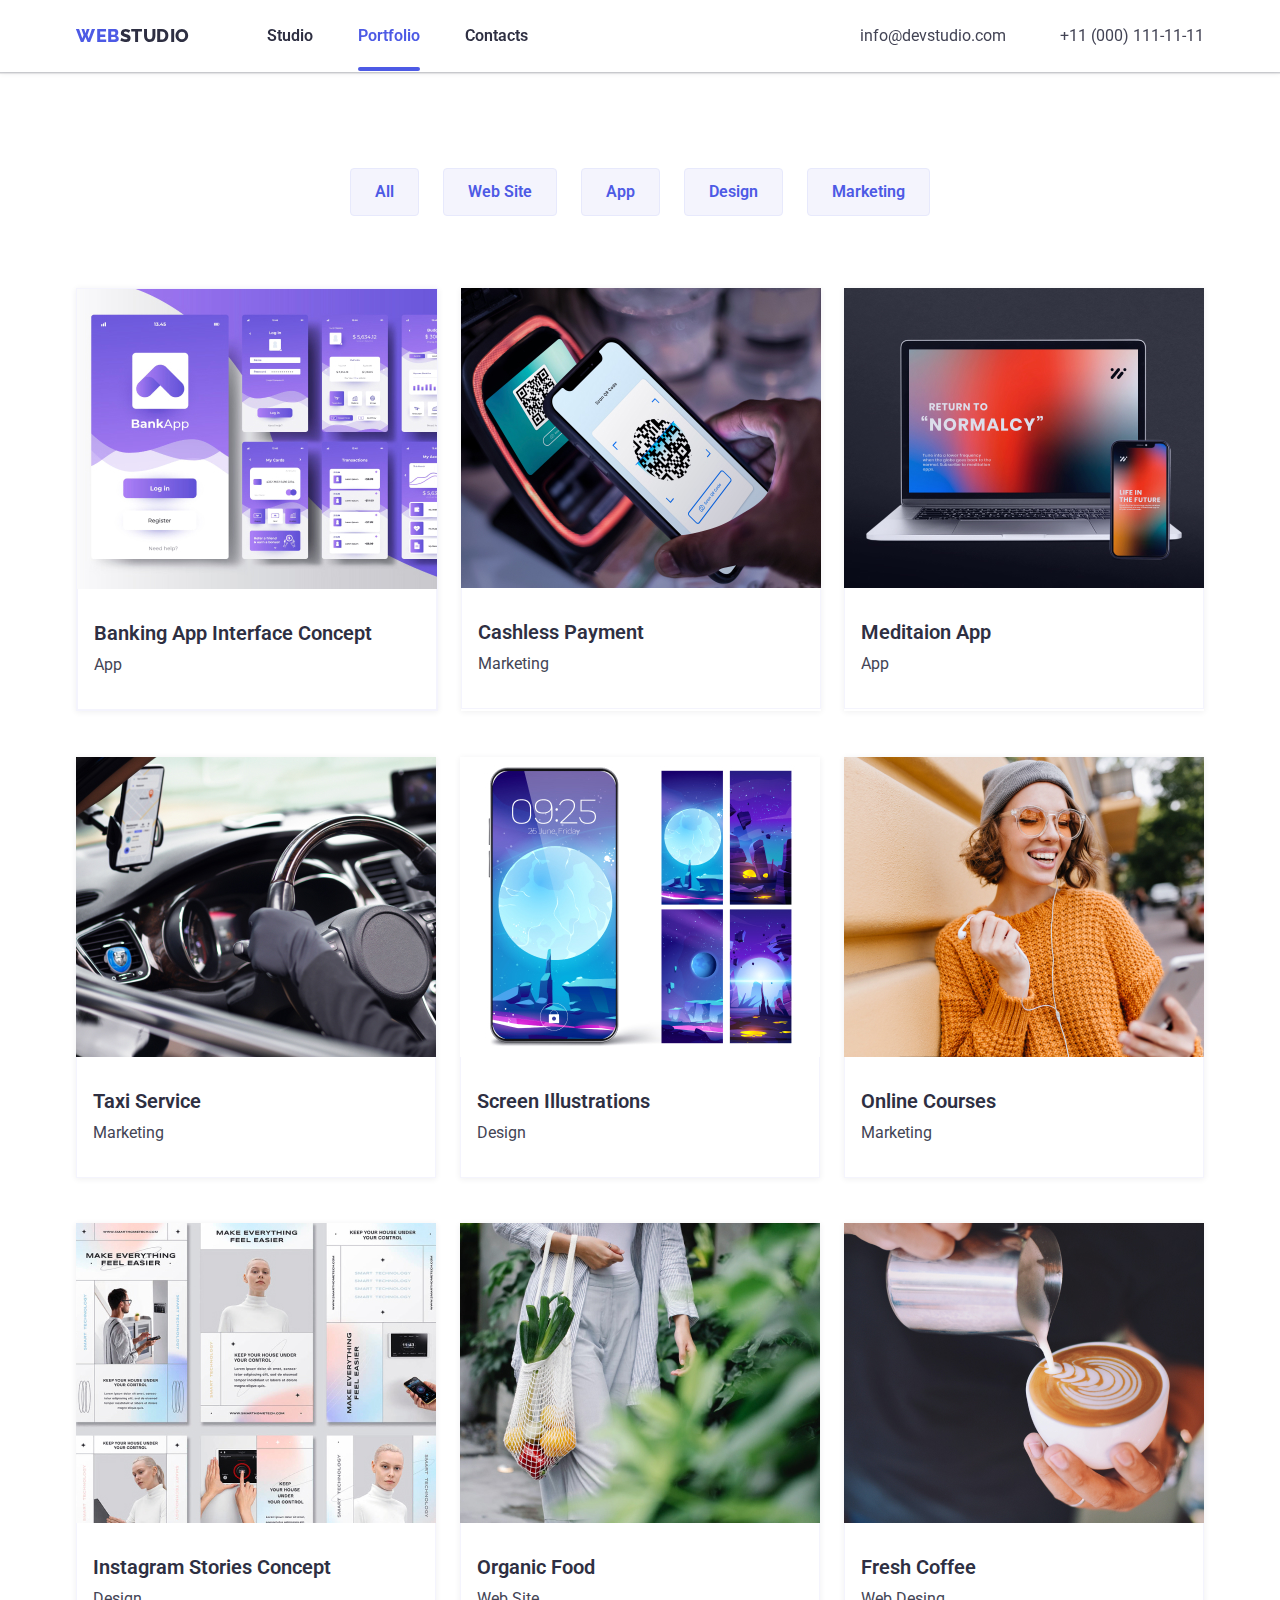
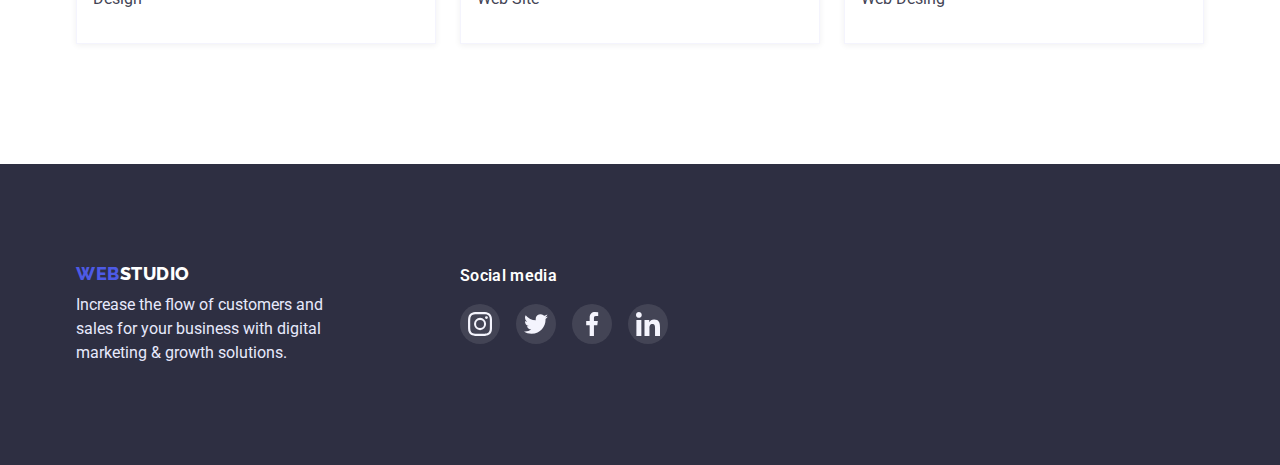
<file: portfolio.html>
<!DOCTYPE html>
<html lang="en">
  <head>
    <meta charset="UTF-8" />
    <meta http-equiv="X-UA-Compatible" content="IE=edge" />
    <meta name="viewport" content="width=device-width, initial-scale=1.0" />
    <link rel="preconnect" href="https://fonts.googleapis.com" />
    <link rel="preconnect" href="https://fonts.gstatic.com" crossorigin />
    <link
      href="https://fonts.googleapis.com/css2?family=Raleway:wght@700&family=Roboto:wght@400;500;700;900&display=swap"
      rel="stylesheet"
    />
    <style>
      @import url("https://fonts.googleapis.com/css2?family=Raleway:wght@700&family=Roboto:wght@400;500;700;900&display=swap");
    </style>
    <link rel="stylesheet" href="modern-normalize.css" />
    <link rel="stylesheet" href="style.css" />
    <link rel="icon" href="img/main_icon.jpg" type="image/icon type">
    <title>Portfolio</title>
  </head>
  <body>
    <header class="header1">
      <section>
        <div class="conteiner aling_itms">
          <nav class="aling_itms">
            <a class="logo link" href="index.html"
              >web<span class="logo2">studio</span>
            </a>
            <ul class="list link_list">
              <li>
                <a class="pages link " href="./index.html">Studio</a>
              </li>
              <li>
                <a class="pages link  active" href="portfolio.html"
                  >Portfolio</a
                >
              </li>
              <li><a class="pages link " href="">Contacts</a></li>
            </ul>
          </nav>
          <ul class="list textto_list">
            <li>
              <a class="main_info link email" href="mailto:info@devstudio.com"
                >info@devstudio.com</a
              >
            </li>
            <li>
              <a class="main_info link tel" href="tel:110001111111"
                >+11 (000) 111-11-11</a
              >
            </li>
          </ul>
        </div>
      </section>
    </header>

    <main>
      <section class="port_sec1">
        <div class="conteiner">
          <ul class="list but_list">
            <li class="but">
              <button class="port_button" type="button">All</button>
            </li>
            <li class="but">
              <button class="port_button" type="button">Web Site</button>
            </li>
            <li class="but">
              <button class="port_button" type="button">App</button>
            </li>
            <li class="but">
              <button class="port_button" type="button">Design</button>
            </li>
            <li>
              <button class="port_button" type="button">Marketing</button>
            </li>
          </ul>
          <ul class="list port_list">
            <li class="box1 box-shad box_sizing">
              <a href="#" class="link link-card">
                <div class="card-img-wrapper">
                  <img
                    width="360"
                    height="300"
                    src="./images/bankingapp.jpg"
                    alt="baic"
                  />
                  <p class="overlay">
                    14 Stylish and User-Friendly App Design Concepts · Task
                    Manager App · Calorie Tracker App · Exotic Fruit Ecommerce
                    App · Cloud Storage App
                  </p>
                </div>
                <div class="box_shad_pad">
                  <h3 class="text-tit-box">Banking App Interface Concept</h3>
                  <p class="text-lower-box">App</p>
                </div>
              </a>
            </li>

            <li class="box2 box-shad box_sizing">
              <a href="#" class="link link-card">
                <div class="card-img-wrapper">
                  <img
                    width="360"
                    height="300"
                    src="./images/cashlesspayment.jpg"
                    alt="Payment"
                  />
                  <p class="overlay">
                    14 Stylish and User-Friendly App Design Concepts · Task
                    Manager App · Calorie Tracker App · Exotic Fruit Ecommerce
                    App · Cloud Storage App
                  </p>
                </div>
                <div class="box_shad_pad">
                  <h3 class="text-tit-box">Cashless Payment</h3>
                  <p class="text-lower-box">Marketing</p>
                </div>
              </a>
            </li>

            <li class="box3 box-shad box_sizing">
              <a href="#" class="link link-card">
                <div class="card-img-wrapper">
                  <img
                    width="360"
                    height="300"
                    src="images/img3.jpg"
                    alt="med.app"
                  />
                  <p class="overlay">
                    14 Stylish and User-Friendly App Design Concepts · Task
                    Manager App · Calorie Tracker App · Exotic Fruit Ecommerce
                    App · Cloud Storage App
                  </p>
                </div>
                <div class="box_shad_pad">
                  <h3 class="text-tit-box">Meditaion App</h3>
                  <p class="text-lower-box">App</p>
                </div>
              </a>
            </li>
            <li class="box4 box-shad box_sizing">
              <a href="#" class="link link-card">
                <div class="card-img-wrapper">
                  <img width="360" height="300" src="images/img4.jpg" alt="taxi" />
                  <p class="overlay">
                    14 Stylish and User-Friendly App Design Concepts · Task
                    Manager App · Calorie Tracker App · Exotic Fruit Ecommerce
                    App · Cloud Storage App
                  </p>
                </div>
                <div class="box_shad_pad">
                  <h3 class="text-tit-box">Taxi Service</h3>
                  <p class="text-lower-box">Marketing</p>
                </div></a
              >
            </li>
            <li class="box5 box-shad box_sizing">
              <a href="#" class="link link-card">
                <div class="card-img-wrapper">
                  <img
                    width="360"
                    height="300"
                    src="./images/img5.jpg"
                    alt="screen"
                  />
                  <p class="overlay">
                    14 Stylish and User-Friendly App Design Concepts · Task
                    Manager App · Calorie Tracker App · Exotic Fruit Ecommerce
                    App · Cloud Storage App
                  </p>
                </div>
                <div class="box_shad_pad">
                  <h3 class="text-tit-box">Screen Illustrations</h3>
                  <p class="text-lower-box">Design</p>
                </div></a
              >
            </li>
            <li class="box6 box-shad box_sizing">
              <a href="#" class="link link-card">
                <div class="card-img-wrapper">
                  <img
                    width="360"
                    height="300"
                    src="images/img6.jpg"
                    alt="onl.cours"
                  />
                  <p class="overlay">
                    14 Stylish and User-Friendly App Design Concepts · Task
                    Manager App · Calorie Tracker App · Exotic Fruit Ecommerce
                    App · Cloud Storage App
                  </p>
                </div>
                <div class="box_shad_pad">
                  <h3 class="text-tit-box">Online Courses</h3>
                  <p class="text-lower-box">Marketing</p>
                </div></a
              >
            </li>
            <li class="box7 box-shad box_sizing">
              <a href="#" class="link link-card">
                <div class="card-img-wrapper">
                  <img
                    width="360"
                    height="300"
                    src="images/img7.jpg"
                    alt="instagram"
                  />
                  <p class="overlay">
                    14 Stylish and User-Friendly App Design Concepts · Task
                    Manager App · Calorie Tracker App · Exotic Fruit Ecommerce
                    App · Cloud Storage App
                  </p>
                </div>
                <div class="box_shad_pad">
                  <h3 class="text-tit-box">Instagram Stories Concept</h3>
                  <p class="text-lower-box">Design</p>
                </div></a
              >
            </li>
            <li class="box8 box-shad box_sizing">
              <a href="#" class="link link-card">
              <div class="card-img-wrapper">
              <img
                width="360"
                height="300"
                src="./images/img8.jpg"
                alt="orgfoor"
              />
              <p class="overlay">
                14 Stylish and User-Friendly App Design Concepts · Task Manager
                App · Calorie Tracker App · Exotic Fruit Ecommerce App · Cloud
                Storage App
              </p></div>
              <div class="box_shad_pad">
                <h3 class="text-tit-box">Organic Food</h3>
                <p class="text-lower-box">Web Site</p>
              </div></a>
            </li>

            <li class="box9 box-shad box_sizing">
              <a href="#" class="link link-card">
              <div class="card-img-wrapper">
              <img
                width="360"
                height="300"
                src="./images/img9.jpg"
                alt="Coffee"
              />
              <p class="overlay">
                14 Stylish and User-Friendly App Design Concepts · Task Manager
                App · Calorie Tracker App · Exotic Fruit Ecommerce App · Cloud
                Storage App
              </p></div>
              <div class="box_shad_pad">
                <h3 class="text-tit-box">Fresh Coffee</h3>
                <p class="text-lower-box">Web Desing</p>
              </div></a>
            </li>
          </ul>
        </div>
      </section>
    </main>

    <footer class="footer">
      <section class="conteiner aling_itms">
        <div>
          <a class="footer_logo link" href="index.html"
            >web<span style="color: #ffffff">studio</span>
          </a>
          <p class="footer_par link">
            Increase the flow of customers and sales for your business with
            digital marketing & growth solutions.
          </p>
        </div>
        <div class="foot-soc">
          <h3 class="footer_tit2">Social media</h3>
          <ul class="foot-soc-list list">
                <li class="foot-soc-item">
                  <a class="foot-soc-item-link" href="">
                    <svg class="foot-soc-item-icon" width="24" height="24">
                      <use href="./images/icons.svg#icon-instagram"></use>
                    </svg>
                  </a>
                </li>
                <li class="foot-soc-item">
                  <a class="foot-soc-item-link" href=""
                    ><svg class="foot-soc-item-icon" width="24" height="24">
                      <use href="./images/icons.svg#icon-twitter"></use></svg>
                  </a>
                </li>
                <li class="foot-soc-item">
                  <a class="foot-soc-item-link" href=""
                    ><svg class="foot-soc-item-icon" width="24" height="24">
                      <use href="./images/icons.svg#icon-facebook"></use></svg>
                  </a>
                </li>
                <li class="foot-soc-item">
                  <a class="foot-soc-item-link" href=""
                    ><svg class="foot-soc-item-icon" width="24" height="24">
                      <use href="./images/icons.svg#icon-linkedin"></use></svg>
                  </a>
                </li>
              </ul>
        </div>
      </section>
    </footer>
  </body>
</html>
</file>
<file: style.css>
h1, h2, h3, h4, h5, h6, p{
  margin: 0;
}
ul{
  margin: 0;
  padding: 0;
}
img{
  display: block;
}
a{
  color: #2E2F42;
}
header {
position: sticky;
top: 0;
z-index: 3;
color: #2E2F42;
}

.active {
  color: #404BBF;
position: relative;
color: #4d5ae5
}
.active::after {
  content: "";
  position: absolute;
  left: 0;
  bottom: 0;
  display: block;
  width: 100%;
  height: 4px;
  
  background-color: #4D5AE5;
  border-radius: 2px;
  opacity: 1;
}
body{
  font-family: 'Roboto';
font-style: normal;
font-weight: 600;
font-size: 16px;

} 

.header1{
  background: #FFFFFF;
box-shadow: 0px 2px 1px rgba(46, 47, 66, 0.08), 0px 1px 1px rgba(46, 47, 66, 0.16), 0px 1px 6px rgba(46, 47, 66, 0.08);
border: 0px;
padding-bottom: 24px;
  padding-top: 24px;


}
.conteiner{
  width: 1158px;
  padding-left: 15px;
  padding-right: 15px;
  margin: 0 auto;
}

.logo{
  font-family: 'Raleway';
  font-style: normal;
  font-weight: 800;
  font-size: 18px;
  line-height: 24px;
  align-items: center;
  letter-spacing: 0.03em;
  text-transform: uppercase;
  color: #4D5AE5;
}
.logo2{
  color: #2E2F42;
}
.pages{
font-family: 'Roboto';
font-style: normal;
font-weight: 600;
font-size: 16px;
line-height: 24px;

padding-bottom: 26px;
transition: color 250ms cubic-bezier(0.4, 0, 0.2, 1);
}
.aling_itms{
  display: flex;
}
.link_list{
  display: flex;
  width: 261px;
justify-content: space-between;
margin-left: 77px;
}
.textto_list{
  margin-left: auto;
  display: flex;
width: 344px;    justify-content: space-between;
}
.pages:hover,
.pages:focus {

color: #4D5AE5;
}
.main_info{
  font-family: 'Roboto';
font-style: normal;
font-weight: 400;
font-size: 16px;
line-height: 24px;
color: #434455;
transition: color 250ms cubic-bezier(0.4, 0, 0.2, 1);

}
.main_info:hover,
.main_info:focus{
color: #4D5AE5;
}
.title{
align-self: center;
margin-bottom: 48px;
margin-right: auto;
margin-left: auto;
width: 500px;
font-family: 'Roboto';
font-style: normal;
font-weight: 600;
font-size: 56px;
line-height: 60px;
color: #FFFFFF;
text-align: center;
letter-spacing: 0.02em;
}
.button_os{
  display: block;
  margin: 0 auto;
  padding-left: 32px;
  padding-right: 32px;
  padding-top: 16px;
  padding-bottom: 16px;
  font-style: normal;
  font-weight: 600;
  font-size: 16px;
  line-height: 19px;
  color: #FFFFFF;
  background: #4D5AE5;
  cursor: pointer;
  border-radius: 4px;
  border: #4D5AE5;
  box-shadow: 0px 4px 4px rgba(0, 0, 0, 0.15);
  transition: background-color 250ms cubic-bezier(0.4, 0, 0.2, 1),
  box-shadow 250ms cubic-bezier(0.4, 0, 0.2, 1);
}
.button_os:hover{
  background: #404BBF;
  border: #404BBF;
  box-shadow: 0px 4px 4px rgba(0, 0, 0, 0.15);
 
}
.section1{
padding-top: 128px;
padding-bottom: 120px;
}
.list1{
  display: flex;
  width: 1128px;
height: 104px;
justify-content: space-between;
}
.boxing_list1{
  width: 264px;
height: 104px;
}

.text_in_box{
  text-align: center;
letter-spacing: 0.02em;
}
.team_box{
  background-color: #FFFFFF;
  box-shadow: 0px 1px 6px rgba(46, 47, 66, 0.08), 0px 1px 1px rgba(46, 47, 66, 0.16), 0px 2px 1px rgba(46, 47, 66, 0.08);
  border-radius: 0px 0px 4px 4px;
  width: 264px;
}
.img_list{
  display: flex;
  justify-content: space-between;
}
.title1{
  background-image: url(images/Dark-bg.png), url(images/people-office\ 1.jpg);
  background-position: center;
  background-size: color;
  background-repeat: no-repeat;
  padding-top: 192px;
  padding-bottom: 192px;
  width: 1440px;
  margin: 0 auto; 
  background-color: #2E2F42;
}
.feacher-item{
  width: 264px;
height: 112px;
margin-bottom: 8px;
}
.feacher-link{
  width: 100%;
  height: 100%;
  background-color: #F4F4FD;
  border-radius: 4px;
  display: flex;
  align-items: center;
  justify-content: center;
  transition: background-color 250ms cubic-bezier(0.4, 0, 0.2, 1),
  box-shadow 250ms cubic-bezier(0.4, 0, 0.2, 1);
}
.feacher-link:hover{
  box-shadow: 0px 4px 4px rgba(0, 0, 0, 0.25);
}
.titles_p{
  font-family: 'Roboto';
font-style: normal;
font-weight: 600;
font-size: 20px;
line-height: 24px;
color: #2E2F42;
}
.parag{
  margin-top: 8px;
  font-family: 'Roboto';
font-style: normal;
font-weight: 400;
font-size: 16px;
line-height: 24px;
color: #434455;
}
.sec2{
  padding-top: 120px;
  padding-bottom: 120px;

}
.tit_sec2{
  margin-bottom: 72px;
  text-align: center;
}
.tit_sec3{
margin-bottom:72px;
text-align: center;
}

.title2{
  font-family: 'Roboto';
font-style: normal;
font-weight: 600;
font-size: 36px;
line-height: 40px;
color: #2E2F42;

}
.pic_box{
  margin-top: 32px;
}
.team_memb{
  margin-bottom: 8px;
  font-family: 'Roboto';
font-style: normal;
font-weight: 600;
font-size: 20px;
line-height: 24px;
color: #2E2F42;
}
.memb_work{
  font-family: 'Roboto';
font-style: normal;
font-weight: 400;
font-size: 16px;
line-height: 24px;
color: #434455;
}
.team_list{
  display: flex;
  justify-content: space-between;
  margin: auto;
}
.team_section{
 background-color: #F4F4FD;
 padding-top: 120px;
     padding-bottom: 120px;

}
.list-comp{
  display: flex;
  justify-content: center;
  gap: 24px;
}
.comp-item{
  width: 168px;
  height: 88px;

}
.comp-link{
  display: flex;
  align-items: center;
  justify-content: center;
  border: 1px solid #8E8F99;
  border-radius: 4px;
  width: 100%;
  height: 100%;
transition: fill 250ms cubic-bezier(0.4, 0, 0.2, 1), border-color 250ms cubic-bezier(0.4, 0, 0.2, 1);
}

.comp-icon{
  fill: #8E8F99;
  transition: fill 250ms cubic-bezier(0.4, 0, 0.2, 1), border-color 250ms cubic-bezier(0.4, 0, 0.2, 1);
}

.comp-link:hover,
.comp-link:focus{
  border: 1px solid #4D5AE5;
}
.comp-link:hover .comp-icon{
  fill: #4D5AE5;
}

.footer{
  background-color: #2E2F42;
  padding-top: 100px;
  padding-bottom: 100px;

}
.footer_par{
  width: 264px;
  font-family: 'Roboto';
font-style: normal;
font-weight: 400;
font-size: 16px;
line-height: 24px;
color: #E7E9FC;
}
.list{
  list-style: none;
}
.link{
  text-decoration: none;
}
.footer_logo{
  margin-bottom: 8px;
  font-family: 'Raleway';
  font-style: normal;
  font-weight: 800;
  font-size: 18px;
  display: flex;
  align-items: center;
  letter-spacing: 0.03em;
  text-transform: uppercase;
  color: #4D5AE5;
}
.port_button{
  padding-top: 12px;
  padding-bottom: 12px;
  padding-left: 24px;
  padding-right: 24px;
  font-family: 'Roboto';
  cursor: pointer;
font-style: normal;
font-weight: 600;
font-size: 16px;
height: 48px;
color: #4D5AE5;
background: #F4F4FD;
border: 1px solid #E7E9FC;
border-radius: 4px;
transition: background-color 250ms cubic-bezier(0.4, 0, 0.2, 1), box-shadow 250ms cubic-bezier(0.4, 0, 0.2, 1), color 250ms cubic-bezier(0.4, 0, 0.2, 1);
}
.port_button:hover,
.port_button:focus{
  color: #FFFFFF;
  background: #4D5AE5;
box-shadow: 0px 3px 1px rgba(0, 0, 0, 0.1), 0px 2px 1px rgba(0, 0, 0, 0.08), 0px 2px 2px rgba(0, 0, 0, 0.12);
border: 1px solid #4D5AE5;
}
.but_list{
  display: flex;
  justify-content: center;
  margin-bottom: 72px;
}
.but{
  margin-right: 24px;
}
.overlay {
position: absolute;
left: 0;
top: 0;
width: 100%;
height: 100%;
overflow: hidden;
padding: 40px 32px 164px;
transform: translate(0, 100%);
transition: transform 250ms cubic-bezier(0.4, 0, 0.2, 1);
color: #F4F4FD;
  background: #4D5AE5;
font-size: 16px;
line-height: 1.5;
letter-spacing: 0.02em;
}
.card-img-wrapper {
position: relative;
overflow: hidden;
}
.link-card:hover .overlay,
.link-card:focus .overlay {
transform: translate(0, 0);
}
.soc-list{
  display: flex;
  margin-left: auto;
  margin-right: auto;
  margin-top: 8px;
  margin-bottom: 32px;
  justify-content: center;
  gap: 24px;
  width: 232px;
}
.foot-soc-list{
  display: flex;
  justify-content: center;
  gap: 16px;
  width: 208px;
}
.soc-item{
  width: 40px;
height: 40px;
}
.foot-soc-item{
  width: 40px;
height: 40px;
}
.soc-item-link{
  width: 100%;
  height: 100%;
  background-color: #4D5AE5;
  border-radius: 50%;
  display: flex;
  align-items: center;
  justify-content: center;
  transition: background-color 250ms cubic-bezier(0.4, 0, 0.2, 1);
}
.foot-soc-item-link{
  width: 100%;
  height: 100%;
  background: rgba(255, 255, 255, 0.1);
  border-radius: 50%;
  display: flex;
  align-items: center;
  justify-content: center;
  transition: background-color 250ms cubic-bezier(0.4, 0, 0.2, 1);
}
.soc-item-link:hover{
  background-color: #404BBF;
}
.foot-soc{
  margin-left: 120px;
}
.foot-soc-item-link:hover{
  background: #31D0AA;
}
.sec3{
  padding-top: 120px;
  padding-bottom: 120px;
  padding-left: 156px;
  padding-right: 156px;
}
.footer_tit2{
  font-family: 'Roboto';
font-style: normal;
font-weight: 600;
font-size: 16px;
line-height: 24px;
letter-spacing: 0.02em;
color: #FFFFFF;
margin-bottom: 16px;

}
.port_list{
  font-family: 'Roboto';
font-style: normal;
line-height: 24px;
display: flex;
justify-content: space-between;
width: 1128px;
height: 1356px;
flex-wrap: wrap;
align-content: space-between}
.port_sec1{
  padding-bottom: 120px;
  padding-top: 96px;
}

.port-list1{
  margin-bottom: 48px;
}
.port-list2{
  margin-bottom: 48px;
}
.port-list3{
  margin-bottom: 48px;
}
.box1{
background: #FFFFFF;
border: 0.5px solid #F4F4FD;
box-shadow: 0px 1px 6px rgba(46, 47, 66, 0.08);
}
.box-shad{
box-shadow: 0px 1px 6px rgba(46, 47, 66, 0.08);
transition: all 250ms cubic-bezier(0.4, 0, 0.2, 1);
}
.box-shad:hover{
box-shadow: 0px 1px 6px rgba(46, 47, 66, 0.08), 0px 1px 1px rgba(46, 47, 66, 0.16), 0px 2px 1px rgba(46, 47, 66, 0.08);
cursor: pointer;
}
.text-tit-box{
  font-weight: 600;
  margin-bottom: 8px;
font-size: 20px;
color: #2E2F42;
}
.text-lower-box{
  font-weight: 400;
font-size: 16px;
color: #434455;
}
.box_shad_pad{
  border: 0.5px solid #F4F4FD;
  border-top: none;
  padding-left: 16px;
  padding-top: 32px;
  padding-bottom: 32px;
}
.backdrop {
position: fixed;
top: 0;
left: 0;
z-index: 100;
width: 100%;
height: 100%;
 opacity: 1;
background-color: rgba(46, 47, 66, 0.4);
transition: opacity 250ms cubic-bezier(0.4, 0, 0.2, 1) visibility 250ms
  cubic-bezier(0.4, 0, 0.2, 1);
}

.backdrop.is-hidden {
opacity: 0;
visibility: hidden;
pointer-events: none;
transition: all 250ms cubic-bezier(0.4, 0, 0.2, 1);
}

.modal {
top: 50%;
border-radius: 4px;
left: 50%;
transform: translate(-50%, -50%);
width: 408px;
height: 576px;
background-color: #FFFFFF;
position: absolute;
 transform: translate(-50%, -50%)  scale(1);
 transition: transform 250ms cubic-bezier(0.4, 0, 0.2, 1);
}

.modal-close-btn {
position: absolute;
right: 24px;
top: 24px;
display: flex;
justify-content: center;
align-items: center;
width: 24px;
height: 24px;
cursor: pointer;
background-color: #E7E9FC;
border: 1px solid rgba(0, 0, 0, 0.1);
border-radius: 50%;
transition: background-color 250ms cubic-bezier(0.4, 0, 0.2, 1);
}

.modal-close-btn:hover,
.modal-close-btn:focus {

background-color: #E7E9FC;
box-shadow: 0px 1px 6px rgba(46, 47, 66, 0.08), 0px 1px 1px rgba(46, 47, 66, 0.16), 0px 2px 1px rgba(46, 47, 66, 0.08);

}

.modal-close-btn-icon {
transition: fill 250ms cubic-bezier(0.4, 0, 0.2, 1);
}

.modal-close-btn:hover .modal-close-btn-icon,
.modal-close-btn:focus .modal-close-btn-icon {
fill: #4D5AE5;
}


.backdrop.is-hidden .modal {
  transform: translate(-50%, -50%) scale(0.9);
}
.modal_tit{
  font-family: 'Roboto';
font-style: normal;
font-weight: 600;
font-size: 16px;
line-height: 24px;
text-align: center;
letter-spacing: 0.02em;
color: #2E2F42;

}
.reg_sec{
  margin-top: 72px;
  margin-right: auto;
  margin-left: auto;
}
.text_inp{
  font-family: 'Roboto';
font-style: normal;
font-weight: 400;
font-size: 12px;
line-height: 14px;
letter-spacing: 0.01em;
color: #8E8F99;
}
</file>
